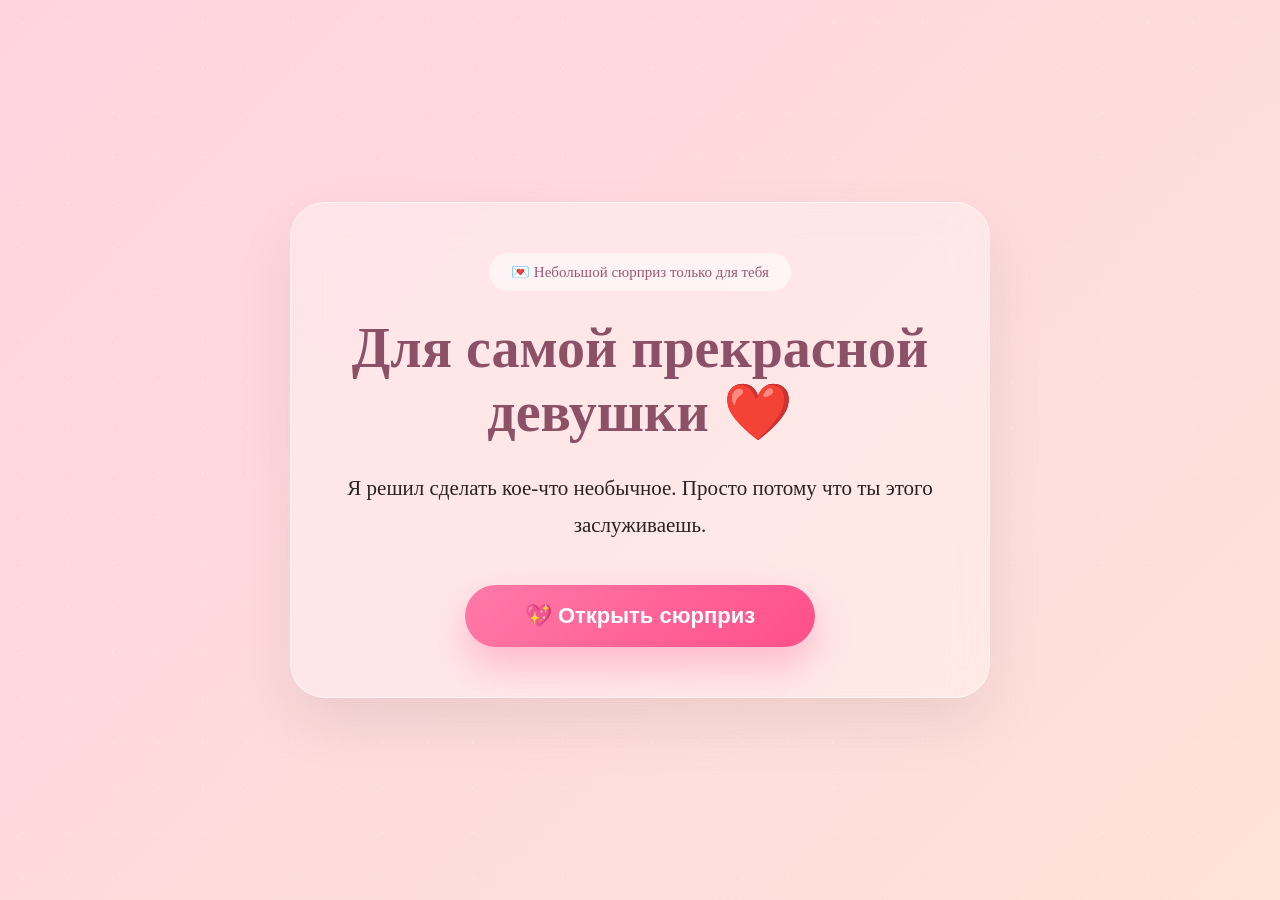
<file: index.html>
<!DOCTYPE html>
<html lang="ru">
<head>
    <meta charset="UTF-8">
    <meta name="viewport" content="width=device-width, initial-scale=1.0">
    <title>Для тебя ❤️</title>

    <link rel="stylesheet" href="style.css">
</head>
<body>

<div class="background">
    <span class="heart">❤</span>
    <span class="heart">❤</span>
    <span class="heart">❤</span>
    <span class="heart">❤</span>
    <span class="heart">❤</span>
    <span class="heart">❤</span>
</div>

    <main class="hero">

        <div class="container">

            <span class="subtitle">
                💌 Небольшой сюрприз только для тебя
            </span>

            <h1>
                Для самой прекрасной девушки ❤️
            </h1>

            <p>
                Я решил сделать кое-что необычное.
                Просто потому что ты этого заслуживаешь.
            </p>

           <button id="startBtn">💖 Открыть сюрприз</button>

        </div>

    </main>


<!-- переход-сердце -->
<div class="transition" id="transition">
    <div class="big-heart">❤</div>
</div>

<script>
const btn = document.getElementById("startBtn");
const transition = document.getElementById("transition");

btn.addEventListener("click", () => {

    transition.classList.add("active");

    setTimeout(() => {

        window.location.href = "page2.html";

    }, 700);

});
</script>
</body>
</html>
</file>
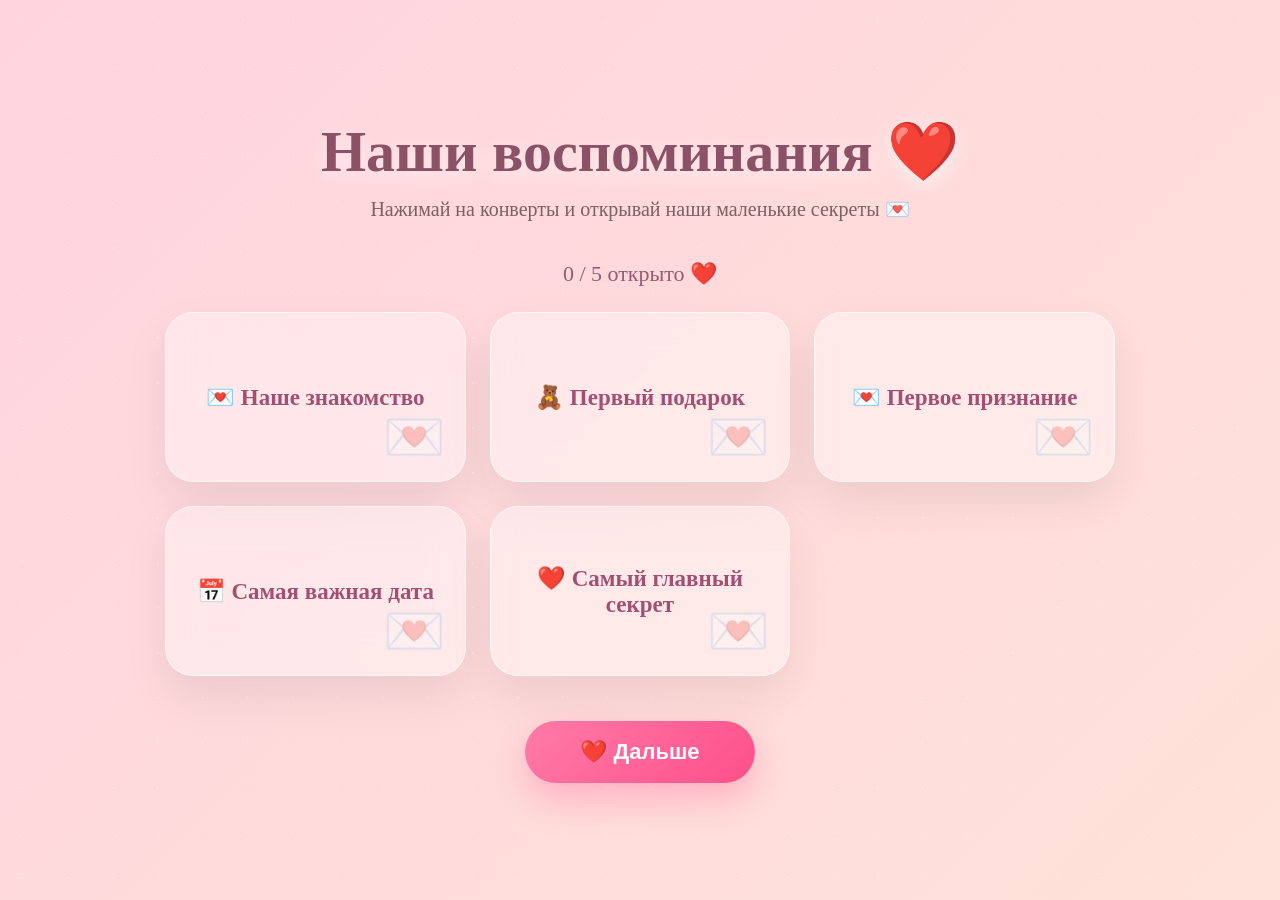
<file: page2.html>
<!DOCTYPE html>
<html lang="ru">
<head>
<meta charset="UTF-8">
<title>Для тебя ❤️</title>

<style>

*{
    margin:0;
    padding:0;
    box-sizing:border-box;
}

body{

    font-family:Georgia,serif;
    color:#5b4343;
    overflow-x:hidden;

    background:linear-gradient(-45deg,
    #ffe6ee,
    #ffd6e8,
    #fff2f5,
    #ffe2d9,
    #ffd4df);

    background-size:400% 400%;

    animation:bgMove 15s ease infinite;
}

@keyframes bgMove{

0%{background-position:0% 50%;}
50%{background-position:100% 50%;}
100%{background-position:0% 50%;}

}

/* блестки */

body::before{

content:"";

position:fixed;
inset:0;

background-image:
radial-gradient(rgba(255,255,255,.9) 1px,transparent 1px);

background-size:45px 45px;

opacity:.35;

animation:stars 12s linear infinite;

pointer-events:none;

}

@keyframes stars{

from{
transform:translateY(0);
}

to{
transform:translateY(-45px);
}

}

/* сердечки */

.hearts-layer{

position:fixed;
inset:0;

pointer-events:none;

overflow:hidden;

z-index:0;

}

.sticker{

position:absolute;

bottom:-80px;

opacity:.18;

animation:floatUp linear infinite;

filter:blur(.4px);

}

.sticker:nth-child(1){left:5%;font-size:22px;animation-duration:14s;}
.sticker:nth-child(2){left:18%;font-size:30px;animation-duration:18s;}
.sticker:nth-child(3){left:35%;font-size:24px;animation-duration:13s;}
.sticker:nth-child(4){left:52%;font-size:28px;animation-duration:17s;}
.sticker:nth-child(5){left:68%;font-size:22px;animation-duration:20s;}
.sticker:nth-child(6){left:82%;font-size:32px;animation-duration:16s;}
.sticker:nth-child(7){left:92%;font-size:20px;animation-duration:14s;}
.sticker:nth-child(8){left:45%;font-size:34px;animation-duration:19s;}

@keyframes floatUp{

0%{

transform:translateY(0) rotate(0deg);
opacity:0;

}

15%{

opacity:.3;

}

100%{

transform:translateY(-130vh) rotate(35deg);

opacity:0;

}

}

/* контейнер */

.page{

min-height:100vh;

display:flex;

justify-content:center;

align-items:center;

padding:60px 20px;

position:relative;

z-index:2;

}

.container{

width:100%;

max-width:950px;

text-align:center;

}

/* заголовок */

h1{

font-size:58px;

margin-bottom:12px;

color:#8b5166;

text-shadow:0 5px 20px rgba(255,255,255,.6);

animation:fadeDown 1s;

}

p{

font-size:20px;

opacity:.8;

margin-bottom:40px;

}

@keyframes fadeDown{

from{

opacity:0;
transform:translateY(-40px);

}

to{

opacity:1;
transform:translateY(0);

}

}

/* сетка */

.cards{

display:grid;

grid-template-columns:repeat(auto-fit,minmax(240px,1fr));

gap:24px;

}

/* карточки */

.card{

height:170px;

perspective:1200px;

cursor:pointer;

opacity:0;

transform:translateY(50px);

transition:opacity .7s,transform .7s;

}

.card.show{

opacity:1;

transform:translateY(0);

}

.card-inner{

position:relative;

width:100%;
height:100%;

transition:.8s;

transform-style:preserve-3d;

}

.card.open .card-inner{

transform:rotateY(180deg);

}

.front,
.back{

position:absolute;

inset:0;

display:flex;

justify-content:center;

align-items:center;

padding:20px;

border-radius:28px;

backface-visibility:hidden;

background:rgba(255,255,255,.38);

backdrop-filter:blur(18px);

border:1px solid rgba(255,255,255,.6);

box-shadow:

0 20px 45px rgba(0,0,0,.08);

}

.front{

font-size:23px;

font-weight:bold;

color:#a34f73;

overflow:hidden;

}

.front::after{

content:"💌";

position:absolute;

font-size:50px;

bottom:15px;

right:20px;

opacity:.25;

}

.back{

transform:rotateY(180deg);

font-size:18px;

line-height:1.5;

background:rgba(255,228,237,.65);

}

.card:hover{

transform:translateY(-8px);

}

/* кнопка */

button{

margin-top:45px;

padding:18px 55px;

font-size:22px;

font-weight:bold;

border:none;

border-radius:50px;

cursor:pointer;

color:white;

background:linear-gradient(135deg,#ff7ba8,#ff4f8b);

box-shadow:0 15px 35px rgba(255,90,150,.35);

transition:.35s;

animation:pulse 2s infinite;

}

button:hover{

transform:scale(1.06);

}

@keyframes pulse{

0%{transform:scale(1);}
50%{transform:scale(1.05);}
100%{transform:scale(1);}

}

/* сердечки при открытии */

.spark{

position:fixed;

font-size:22px;

pointer-events:none;

animation:spark .9s forwards;

z-index:999;

}

@keyframes spark{

0%{

opacity:1;
transform:translate(0,0) scale(1);

}

100%{

opacity:0;
transform:translate(var(--x),var(--y)) scale(.3);

}

}

</style>
</head>

<body>

<div class="hearts-layer">
    <div class="sticker">❤️</div>
    <div class="sticker">💖</div>
    <div class="sticker">💕</div>
    <div class="sticker">💗</div>
    <div class="sticker">💘</div>
    <div class="sticker">💞</div>
    <div class="sticker">💓</div>
    <div class="sticker">❤️</div>
</div>

<audio id="bgmusic" loop>
    <source src="https://cdn.pixabay.com/download/audio/2022/10/25/audio_7c7b3b8f6a.mp3?filename=soft-piano-ambient-121763.mp3" type="audio/mp3">
</audio>

<div class="page">

<div class="container">

<h1>Наши воспоминания ❤️</h1>

<p>Нажимай на конверты и открывай наши маленькие секреты 💌</p>

<div id="counter" style="margin-bottom:25px;font-size:22px;color:#9a5872;">
0 / 5 открыто ❤️
</div>

<div class="cards">

<div class="card" onclick="openCard(this,event)">
<div class="card-inner">
<div class="front">
💌 Наше знакомство
</div>
<div class="back">
Мы познакомились максимально случайно, но именно эта случайность стала самым лучшим событием ❤️
</div>
</div>
</div>

<div class="card" onclick="openCard(this,event)">
<div class="card-inner">
<div class="front">
🧸 Первый подарок
</div>
<div class="back">
Я до сих пор помню твои эмоции. Тогда я понял, что очень хочу делать тебя счастливой ❤️
</div>
</div>
</div>

<div class="card" onclick="openCard(this,event)">
<div class="card-inner">
<div class="front">
💌 Первое признание
</div>
<div class="back">
Ты сказала, что любишь меня первой... и это навсегда останется у меня в памяти 🥹
</div>
</div>
</div>

<div class="card" onclick="openCard(this,event)">
<div class="card-inner">
<div class="front">
📅 Самая важная дата
</div>
<div class="back">
26.03.26 ❤️
День, который стал для меня особенным.
</div>
</div>
</div>

<div class="card" onclick="openCard(this,event)">
<div class="card-inner">
<div class="front">
❤️ Самый главный секрет
</div>
<div class="back">
Какое бы расстояние между нами ни было...
Ты всегда будешь занимать особое место в моём сердце ❤️
</div>
</div>
</div>

</div>

<button onclick="window.location.href='page3.html'">
❤️ Дальше
</button>

</div>

</div>

<script>

const audio=document.getElementById("bgmusic");

document.addEventListener("click",()=>{

audio.volume=.12;

audio.play();

},{once:true});

const cards=document.querySelectorAll(".card");

window.onload=()=>{

cards.forEach((card,index)=>{

setTimeout(()=>{

card.classList.add("show");

},index*220);

});

};

let opened=0;

function openCard(card,e){

if(!card.classList.contains("open")){

opened++;

document.getElementById("counter").innerHTML=
opened+" / 5 открыто ❤️";

explode(e.clientX,e.clientY);

}

card.classList.toggle("open");

}

function explode(x,y){

const arr=["❤️","💖","💕","💗","💘","💞"];

for(let i=0;i<22;i++){

const s=document.createElement("div");

s.className="spark";

s.innerHTML=arr[Math.floor(Math.random()*arr.length)];

s.style.left=x+"px";

s.style.top=y+"px";

s.style.setProperty("--x",(Math.random()*260-130)+"px");

s.style.setProperty("--y",(Math.random()*260-130)+"px");

document.body.appendChild(s);

setTimeout(()=>{

s.remove();

},900);

}

}

// Все открыты

const observer=setInterval(()=>{

if(opened===5){

document.getElementById("counter").innerHTML=
"💖 Все воспоминания открыты 💖";

clearInterval(observer);

}

},300);

</script>

</body>
</html>
</file>
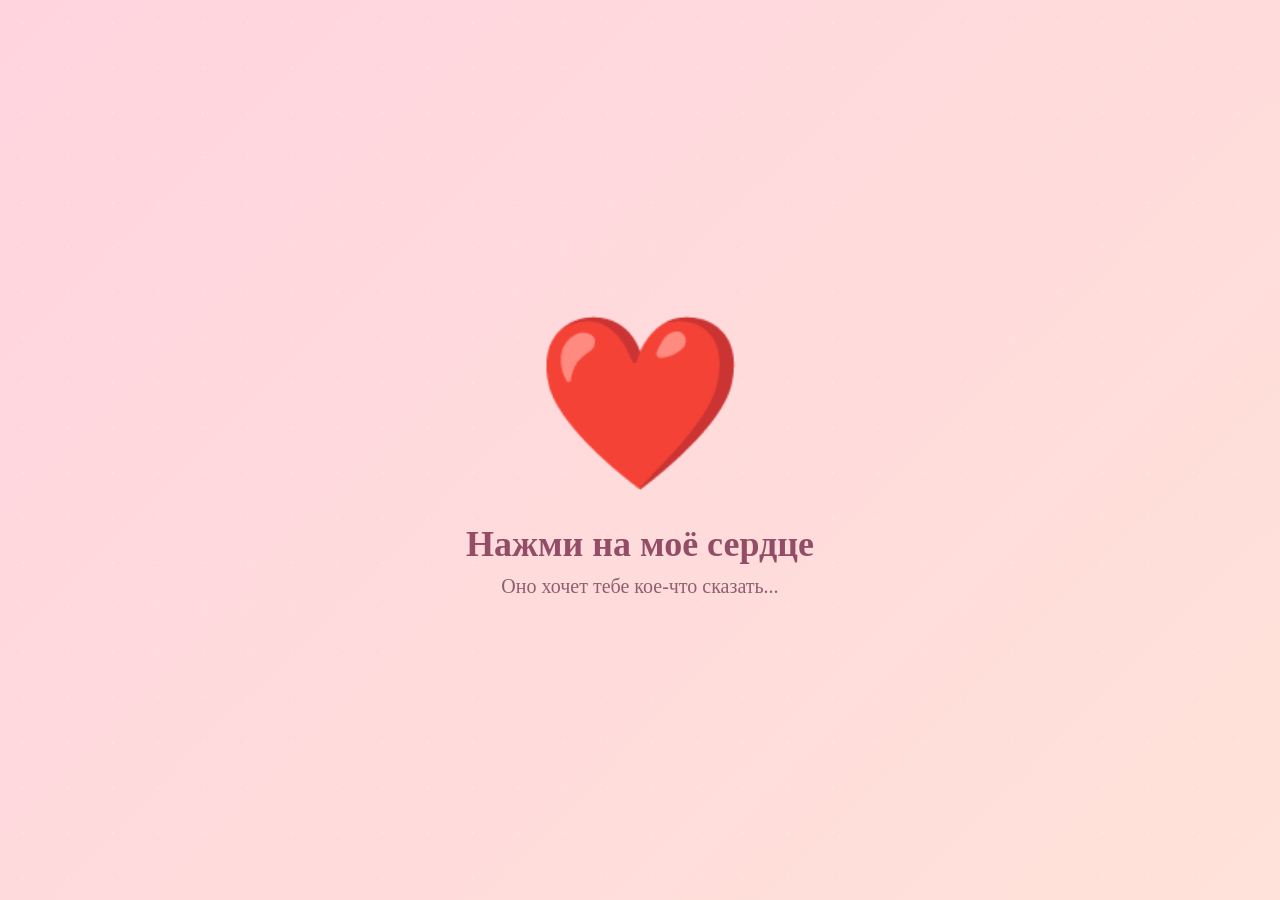
<file: page4.html>
<!DOCTYPE html>
<html lang="ru">
<head>
<meta charset="UTF-8">
<title>Моё сердце ❤️</title>

<style>

*{
margin:0;
padding:0;
box-sizing:border-box;
}

body{

font-family:Georgia,serif;

overflow:hidden;

display:flex;
justify-content:center;
align-items:center;

height:100vh;

background:linear-gradient(-45deg,
#ffe6ee,
#ffd6e8,
#fff3f7,
#ffe2d9,
#ffd4df);

background-size:400% 400%;

animation:bg 15s infinite ease;

}

@keyframes bg{

0%{background-position:0% 50%;}
50%{background-position:100% 50%;}
100%{background-position:0% 50%;}

}

body::before{

content:"";

position:fixed;

inset:0;

background-image:
radial-gradient(rgba(255,255,255,.8) 1px,transparent 1px);

background-size:45px 45px;

opacity:.3;

animation:stars 12s linear infinite;

}

@keyframes stars{

from{transform:translateY(0);}
to{transform:translateY(-45px);}

}

.container{

text-align:center;

position:relative;

z-index:2;

}

.bigHeart{

font-size:170px;

cursor:pointer;

user-select:none;

animation:pulse 1.6s infinite;

transition:.4s;

}

.bigHeart:hover{

transform:scale(1.1);

}

@keyframes pulse{

0%{transform:scale(1);}
50%{transform:scale(1.12);}
100%{transform:scale(1);}

}

h2{

margin-top:20px;

font-size:36px;

color:#934d67;

}

p{

margin-top:10px;

font-size:20px;

color:#8f5f70;

}

.letter{

display:none;

margin-top:40px;

padding:35px;

width:650px;

max-width:90vw;

background:rgba(255,255,255,.45);

backdrop-filter:blur(20px);

border-radius:30px;

box-shadow:0 20px 50px rgba(0,0,0,.1);

animation:show .8s;

}

@keyframes show{

from{

opacity:0;

transform:translateY(40px);

}

to{

opacity:1;

transform:translateY(0);

}

}

.letter h3{

font-size:35px;

margin-bottom:20px;

color:#a44d6d;

}

.letter p{

font-size:22px;

line-height:1.8;

}

.next{

display:none;

margin:35px auto;

padding:18px 45px;

font-size:22px;

border:none;

border-radius:50px;

background:linear-gradient(135deg,#ff7aa8,#ff4d88);

color:white;

cursor:pointer;

box-shadow:0 15px 40px rgba(255,80,140,.35);

animation:pulse 2s infinite;

}

.heart{

position:fixed;

top:-40px;

font-size:28px;

pointer-events:none;

animation:fall linear forwards;

}

@keyframes fall{

0%{

transform:translateY(-30px) rotate(0deg);

opacity:1;

}

100%{

transform:translateY(110vh) rotate(360deg);

opacity:0;

}

}

</style>
</head>

<body>

<div class="container">

<div class="bigHeart" id="heart">
❤️
</div>

<h2>Нажми на моё сердце</h2>

<p>Оно хочет тебе кое-что сказать...</p>

<div class="letter" id="letter">

<h3>💌</h3>

<p>

Если ты читаешь это...

значит ты дошла до самого конца ❤️

<br><br>

Я просто хотел сделать для тебя что-нибудь необычное.

Чтобы ты улыбнулась.

Чтобы ещё раз напомнить,

как сильно ты для меня важна.

<br><br>

Спасибо тебе за каждый день,

за каждую улыбку,

за каждое сообщение,

за то, что ты просто есть.

<br><br>

Я очень люблю тебя ❤️

</p>

<button class="next" id="nextBtn"
onclick="location.href='page5.html'">

❤️ Последний сюрприз

</button>

</div>

</div>

<script>

const heart=document.getElementById("heart");

heart.onclick=()=>{

heart.style.pointerEvents="none";

heart.style.transform="scale(1.4)";

hearts();

setTimeout(()=>{

document.getElementById("letter").style.display="block";

},700);

setTimeout(()=>{

document.getElementById("nextBtn").style.display="block";

},2500);

}

function hearts(){

const arr=["❤️","💖","💕","💗","💘","💞"];

for(let i=0;i<120;i++){

setTimeout(()=>{

const h=document.createElement("div");

h.className="heart";

h.innerHTML=arr[Math.floor(Math.random()*arr.length)];

h.style.left=Math.random()*100+"vw";

h.style.fontSize=(20+Math.random()*30)+"px";

h.style.animationDuration=(4+Math.random()*3)+"s";

document.body.appendChild(h);

setTimeout(()=>{

h.remove();

},7000);

},i*45);

}

}

</script>

</body>
</html>
</file>
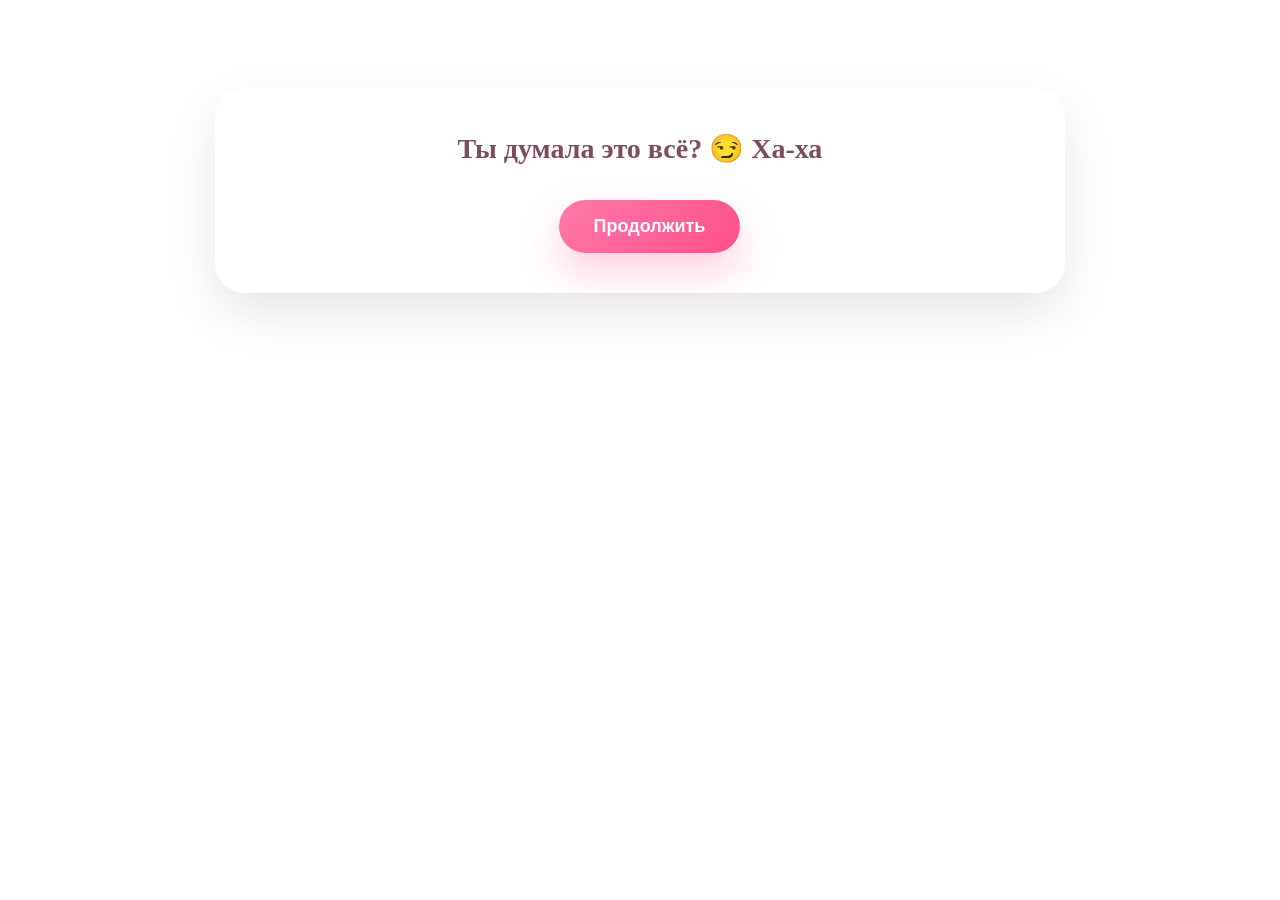
<file: page5.html>
<!DOCTYPE html>
<html lang="ru">
<head>
<meta charset="UTF-8">
<title>Продолжение ❤️</title>

<style>

/* ====== СЛОЙ С СЕРДЦАМИ ====== */
.hearts-layer{
position:fixed;
inset:0;
overflow:hidden;
pointer-events:none;
z-index:0;
}

.sticker{
position:absolute;
bottom:-60px;
font-size:28px;
opacity:.18;
animation:floatUp linear infinite;
}

.sticker:nth-child(1){left:5%;animation-duration:12s;}
.sticker:nth-child(2){left:18%;animation-duration:17s;font-size:34px;}
.sticker:nth-child(3){left:35%;animation-duration:15s;}
.sticker:nth-child(4){left:55%;animation-duration:20s;font-size:24px;}
.sticker:nth-child(5){left:72%;animation-duration:13s;}
.sticker:nth-child(6){left:90%;animation-duration:18s;font-size:32px;}

@keyframes floatUp{
0%{transform:translateY(0) rotate(0deg);opacity:0;}
15%{opacity:.3;}
100%{transform:translateY(-130vh) rotate(35deg);opacity:0;}
}

/* ====== ОСНОВА ====== */

.page{
position:relative;
z-index:2;
width:100%;
display:flex;
justify-content:center;
}

.container{
max-width:850px;
width:100%;
text-align:center;
}

/* ====== КАРТОЧКА ====== */

.card{
margin-top:80px;
padding:40px;
border-radius:30px;

background:rgba(255,255,255,.45);
backdrop-filter:blur(18px);

box-shadow:0 20px 50px rgba(0,0,0,.1);

animation:fadeDown .8s ease;
}

@keyframes fadeDown{
from{opacity:0;transform:translateY(-30px);}
to{opacity:1;transform:translateY(0);}
}

/* ====== ТЕКСТ (БЕЗ ОБРЕЗАНИЯ!) ====== */

.text{
font-size:28px;
color:#7d4c60;
font-weight:bold;
line-height:1.5;

/* ВАЖНО */
white-space:normal;
overflow:visible;
}

/* ====== ПЕЧАТАНИЕ (мягкое) ====== */

.cursor{
display:inline-block;
width:10px;
background:#7d4c60;
margin-left:5px;
animation:blink .7s infinite;
}

@keyframes blink{
50%{opacity:0;}
}

/* ====== КНОПКА ====== */

button{
margin-top:30px;
padding:16px 35px;
border:none;
border-radius:50px;

background:linear-gradient(135deg,#ff7aa8,#ff4f8b);
color:white;

font-size:18px;
font-weight:bold;

cursor:pointer;
transition:.3s;

box-shadow:0 18px 40px rgba(255,90,150,.3);
}

button:hover{
transform:scale(1.05);
}

</style>
</head>

<body>

<!-- фон сердечек -->
<div class="hearts-layer">
<div class="sticker">❤</div>
<div class="sticker">❤</div>
<div class="sticker">❤</div>
<div class="sticker">❤</div>
<div class="sticker">❤</div>
<div class="sticker">❤</div>
</div>

<div class="page">
<div class="container">

<div class="card">

<div class="text" id="text"></div><span class="cursor"></span>

<button onclick="next()">Продолжить</button>

</div>

</div>
</div>

<script>

const message =
"Ты думала это всё? 😏\n\nХа-ха-ха...\nПродолжаем дальше ❤️";

let i = 0;
const speed = 40;

function type(){
if(i < message.length){
document.getElementById("text").innerHTML += message.charAt(i);
i++;
setTimeout(type, speed);
}
}

type();

function next(){
alert("Дальше будет ещё интереснее 😈");
window.location.href = "page6.html";
}

</script>

</body>
</html>
</file>
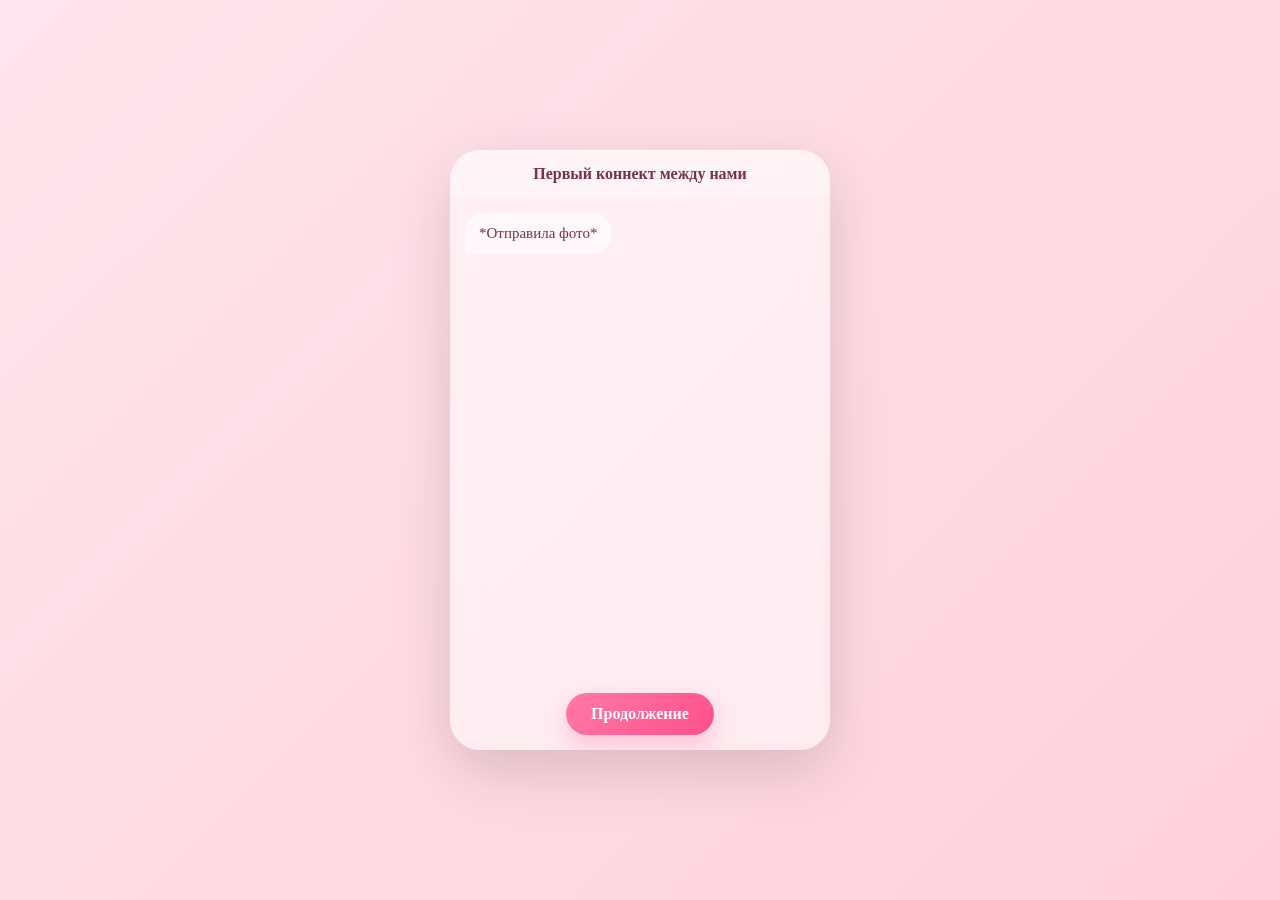
<file: page6.html>
<!DOCTYPE html>
<html lang="ru">
<head>
<meta charset="UTF-8">
<title>Чат ❤️</title>

<style>

body{
margin:0;
height:100vh;
display:flex;
justify-content:center;
align-items:center;
background:linear-gradient(135deg,#ffe6ec,#ffd1dc);
font-family:Georgia,serif;
}

/* чат */
.chat{
width:380px;
height:600px;
background:rgba(255,255,255,.5);
backdrop-filter:blur(15px);
border-radius:30px;
box-shadow:0 20px 60px rgba(0,0,0,.15);
display:flex;
flex-direction:column;
overflow:hidden;
}

.header{
padding:15px;
text-align:center;
font-weight:bold;
color:#7a2f4d;
background:rgba(255,255,255,.3);
}

.messages{
flex:1;
padding:15px;
overflow-y:auto;
display:flex;
flex-direction:column;
gap:10px;
}

/* сообщение */
.msg{
max-width:70%;
padding:10px 14px;
border-radius:18px;
font-size:15px;
line-height:1.4;
position:relative;
animation:pop .3s ease;
cursor:pointer;
}

@keyframes pop{
from{transform:scale(.8);opacity:0;}
to{transform:scale(1);opacity:1;}
}

.left{
align-self:flex-start;
background:rgba(255,255,255,.6);
color:#7a2f4d;
border-bottom-left-radius:5px;
}

.right{
align-self:flex-end;
background:linear-gradient(135deg,#ff7aa8,#ff4f8b);
color:white;
border-bottom-right-radius:5px;
}

/* реакции */
.reaction{
position:absolute;
bottom:-12px;
right:-10px;
font-size:14px;
background:white;
border-radius:20px;
padding:2px 6px;
box-shadow:0 5px 15px rgba(0,0,0,.15);
cursor:pointer;
}

/* звук (скрытый) */
audio{
display:none;
}

#nextBtn{
display:block;
margin:10px auto 15px;
padding:12px 25px;
text-align:center;
text-decoration:none;

border-radius:30px;
background:linear-gradient(135deg,#ff7aa8,#ff4f8b);
color:white;

font-size:16px;
font-weight:bold;

box-shadow:0 10px 25px rgba(255,90,150,.3);
transition:.3s;
}

#nextBtn:hover{
transform:scale(1.05);
}
</style>
</head>

<body>

<audio id="sound" src="https://cdn.pixabay.com/download/audio/2022/03/15/audio_c8c8a8b8b6.mp3?filename=message-tone-31460.mp3"></audio>

<div class="chat">

<div class="header">Первый коннект между нами</div>

<div class="messages" id="messages"></div>
<a href="page7.html" id="nextBtn">Продолжение</a>

</div>

<script>

const chat = document.getElementById("messages");
const sound = document.getElementById("sound");

const messages = [
{t:"left", text:"*Отправила фото*"},
{t:"right", text:"Эээээ, котак жеме"},
{t:"left", text:"Че"},
{t:"right", text:"Хочешь общаться чтоль?"},
{t:"left", text:"А че бы нет"},
{t:"right", text:"Хах, ну давай"},
{t:"left", text:"Смотрии это тебе - *Отправила сердце*"},
{t:"right", text:"Ого, это мило"},
{t:"left", text:"Ха-ха-ха"}
];

let i = 0;

// добавление сообщений
function addMessage(){

if(i >= messages.length) return;

let m = messages[i];

let div = document.createElement("div");
div.className = "msg " + m.t;
div.innerText = m.text;

// реакция по клику
div.onclick = () => {
if(div.querySelector(".reaction")) return;

let r = document.createElement("div");
r.className = "reaction";
r.innerText = "❤️";
div.appendChild(r);
};

chat.appendChild(div);
chat.scrollTop = chat.scrollHeight;

// 🔊 звук
sound.currentTime = 0;
sound.play();

i++;
setTimeout(addMessage, 1200 + Math.random()*800);
}

addMessage();

let soundUnlocked = false;

document.body.addEventListener("click", () => {
if (!soundUnlocked) {
sound.play().then(() => {
sound.pause();
sound.currentTime = 0;
soundUnlocked = true;
});
}
});
function goNext(){
window.location.href = "page7.html";
}


</script>

</body>
</html>
</file>
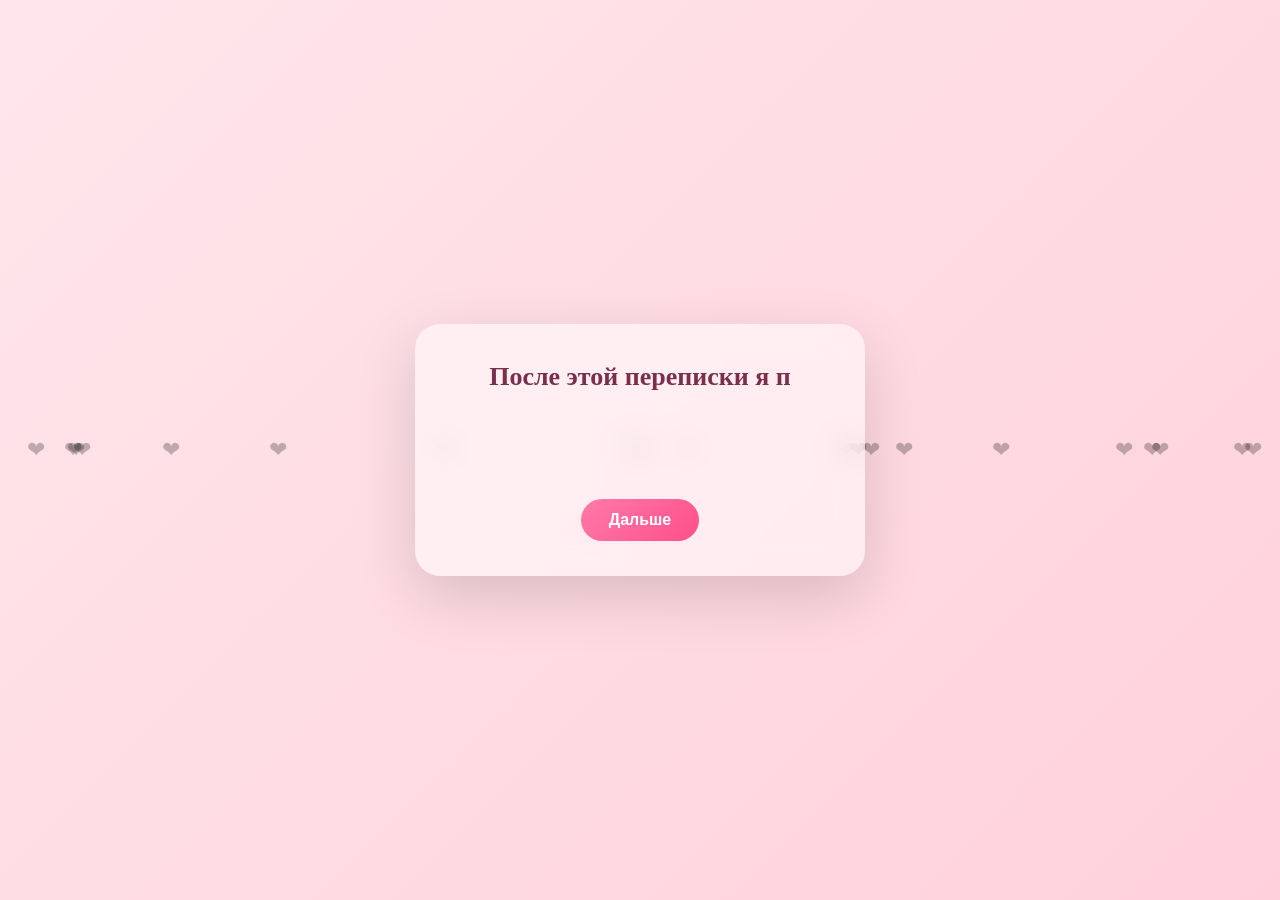
<file: page7.html>
<!DOCTYPE html>
<html lang="ru">
<head>
<meta charset="UTF-8">
<title>Продолжение 💌</title>

<style>

body{
margin:0;
height:100vh;
display:flex;
justify-content:center;
align-items:center;
font-family:Georgia,serif;
background:linear-gradient(135deg,#ffe6ec,#ffd1dc);
overflow:hidden;
}

/* фон сердечек */
.heart{
position:absolute;
font-size:22px;
opacity:.25;
animation:float 6s linear infinite;
}

@keyframes float{
0%{transform:translateY(110vh) rotate(0deg);}
100%{transform:translateY(-20vh) rotate(360deg);}
}

/* карточка */
.card{
position:relative;
z-index:2;
width:380px;
padding:35px;
border-radius:25px;
background:rgba(255,255,255,.5);
backdrop-filter:blur(15px);
box-shadow:0 20px 60px rgba(0,0,0,.15);
text-align:center;
}

/* текст */
#text{
font-size:26px;
color:#7a2f4d;
font-weight:bold;
min-height:120px;
line-height:1.4;
}

/* кнопка */
button{
margin-top:20px;
padding:12px 28px;
border:none;
border-radius:30px;
background:linear-gradient(135deg,#ff7aa8,#ff4f8b);
color:white;
font-size:16px;
font-weight:bold;
cursor:pointer;
transition:.3s;
}

button:hover{
transform:scale(1.05);
}

</style>
</head>

<body>

<div id="hearts"></div>

<div class="card">

<div id="text"></div>

<button onclick="next()">Дальше</button>

</div>

<script>

// фон
function hearts(){
for(let i=0;i<20;i++){
let h=document.createElement("div");
h.className="heart";
h.innerHTML="❤";
h.style.left=Math.random()*100+"vw";
h.style.animationDuration=(4+Math.random()*5)+"s";
document.body.appendChild(h);
}
}
hearts();

// печать текста
const msg = "После этой переписки я понял, что ты та самая...\n\nИ я очень рад что встретил тебя, люблю тебя Никипузик❤️";

let i=0;

function type(){
if(i < msg.length){
document.getElementById("text").innerHTML += msg.charAt(i);
i++;
setTimeout(type,45);
}
}
type();

// переход дальше
function next(){
window.location.href = "page8.html";
}

</script>

</body>
</html>
</file>
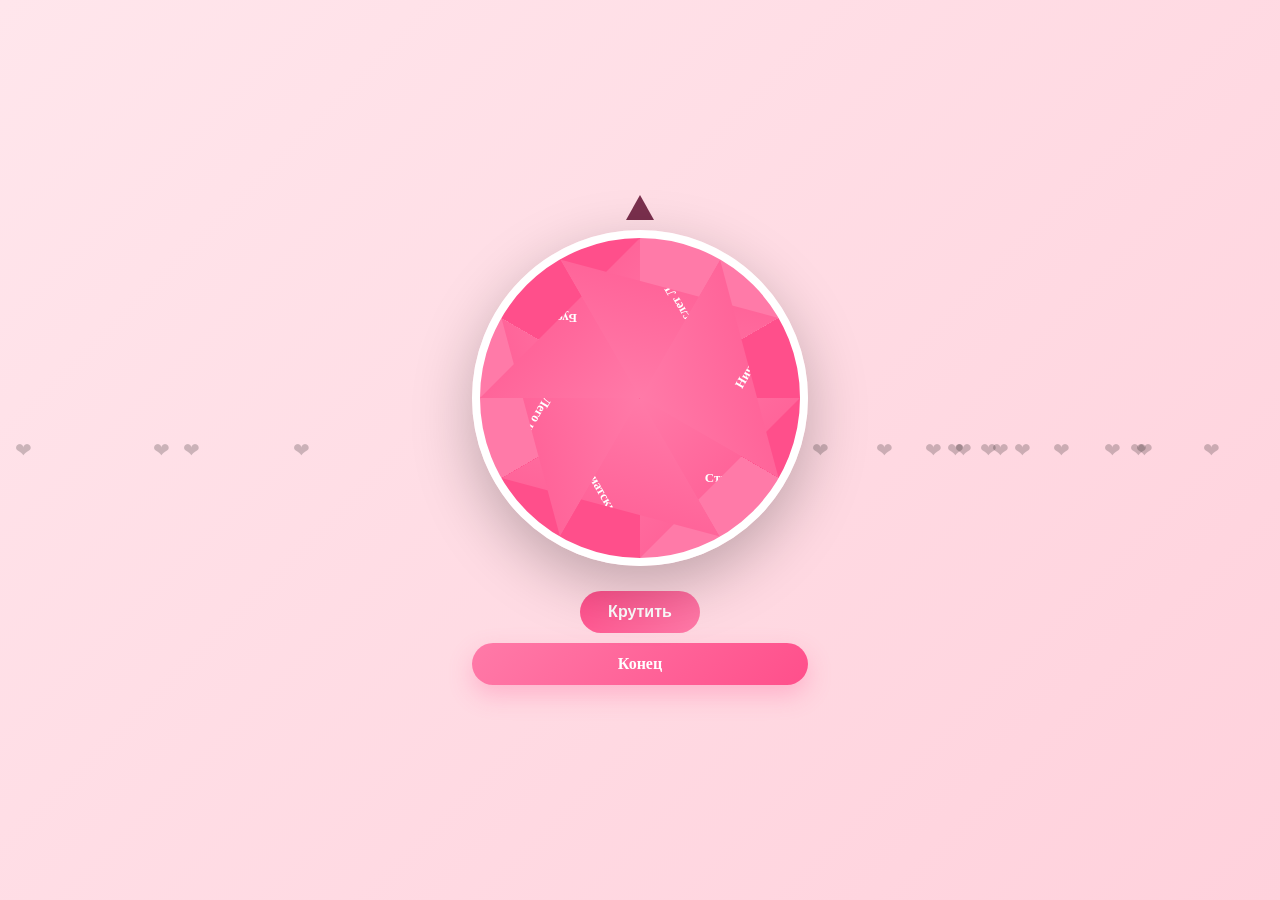
<file: page8.html>
<!DOCTYPE html>
<html lang="ru">
<head>
<meta charset="UTF-8">
<title>Колесо желаний ❤️</title>

<style>

body{
margin:0;
height:100vh;
display:flex;
justify-content:center;
align-items:center;
font-family:Georgia,serif;
background:linear-gradient(135deg,#ffe6ec,#ffd1dc);
overflow:hidden;
}

/* фон */
.heart{
position:absolute;
font-size:20px;
opacity:.2;
animation:float 6s linear infinite;
}

@keyframes float{
0%{transform:translateY(110vh) rotate(0deg);}
100%{transform:translateY(-20vh) rotate(360deg);}
}

.container{
text-align:center;
position:relative;
z-index:2;
}

/* стрелка */
.pointer{
width:0;
height:0;
border-left:14px solid transparent;
border-right:14px solid transparent;
border-bottom:25px solid #7a2f4d;
margin:0 auto 10px;
}

/* колесо */
#wheel{
width:320px;
height:320px;
border-radius:50%;
border:8px solid white;
margin:0 auto;
position:relative;

transition:transform 4s cubic-bezier(.2,.8,.2,1);

background:conic-gradient(
#ff7aa8 0deg 60deg,
#ff4f8b 60deg 120deg,
#ff7aa8 120deg 180deg,
#ff4f8b 180deg 240deg,
#ff7aa8 240deg 300deg,
#ff4f8b 300deg 360deg
);

box-shadow:0 20px 60px rgba(0,0,0,.25);
}

/* сектора (НОРМАЛЬНЫЕ) */
.slice{
position:absolute;
width:50%;
height:50%;
top:50%;
left:50%;
transform-origin:0 0;
background:linear-gradient(135deg,#ff7aa8,#ff4f8b);
clip-path:polygon(0 0,100% 0,0 100%);
display:flex;
align-items:center;
justify-content:center;
color:white;
font-size:13px;
font-weight:bold;
}

/* кнопка */
button{
margin-top:25px;
padding:12px 28px;
border:none;
border-radius:30px;
background:linear-gradient(135deg,#ff4f8b,#ff7aa8);
color:white;
font-size:16px;
font-weight:bold;
cursor:pointer;
transition:.3s;
}

button:hover{
transform:scale(1.05);
}

/* результат */
#result{
margin-top:20px;
font-size:22px;
color:#7a2f4d;
font-weight:bold;
}

#nextBtn{
display:block;
margin:10px auto 15px;
padding:12px 25px;
text-align:center;
text-decoration:none;

border-radius:30px;
background:linear-gradient(135deg,#ff7aa8,#ff4f8b);
color:white;

font-size:16px;
font-weight:bold;

box-shadow:0 10px 25px rgba(255,90,150,.3);
transition:.3s;
}

#nextBtn:hover{
transform:scale(1.05);
}

</style>
</head>

<body>

<div id="hearts"></div>

<div class="container">

<div class="pointer"></div>

<div class="wheel" id="wheel">

<div class="slice" style="transform:rotate(0deg)">Стич</div>
<div class="slice" style="transform:rotate(60deg)">Азиатский набор</div>
<div class="slice" style="transform:rotate(120deg)">Лего цветы</div>
<div class="slice" style="transform:rotate(180deg)">Буено</div>
<div class="slice" style="transform:rotate(240deg)">Браслет ЛАКОСТЕ</div>
<div class="slice" style="transform:rotate(300deg)">Ничего</div>

</div>

<button onclick="spin()">Крутить</button>
<a href="page9.html" id="nextBtn">Конец</a>
<div id="result"></div>

</div>

<script>

// фон сердечек
function hearts(){
for(let i=0;i<20;i++){
let h=document.createElement("div");
h.className="heart";
h.innerHTML="❤";
h.style.left=Math.random()*100+"vw";
h.style.animationDuration=(4+Math.random()*5)+"s";
document.body.appendChild(h);
}
}
hearts();

let wheel = document.getElementById("wheel");
let result = document.getElementById("result");

let items = ["Стич","Азиатский набор сладостей","Лего цветы","Буено","Браслет ЛАКОСТЕ","Ничего"];

let deg = 0;

function spin(){

let rand = Math.floor(Math.random()*6);
deg += 360*5 + (360/6)*rand;

wheel.style.transform = `rotate(${deg}deg)`;

setTimeout(()=>{
result.innerText = "Выпало: " + items[rand];
},4200);

}

</script>

</body>
</html>
</file>
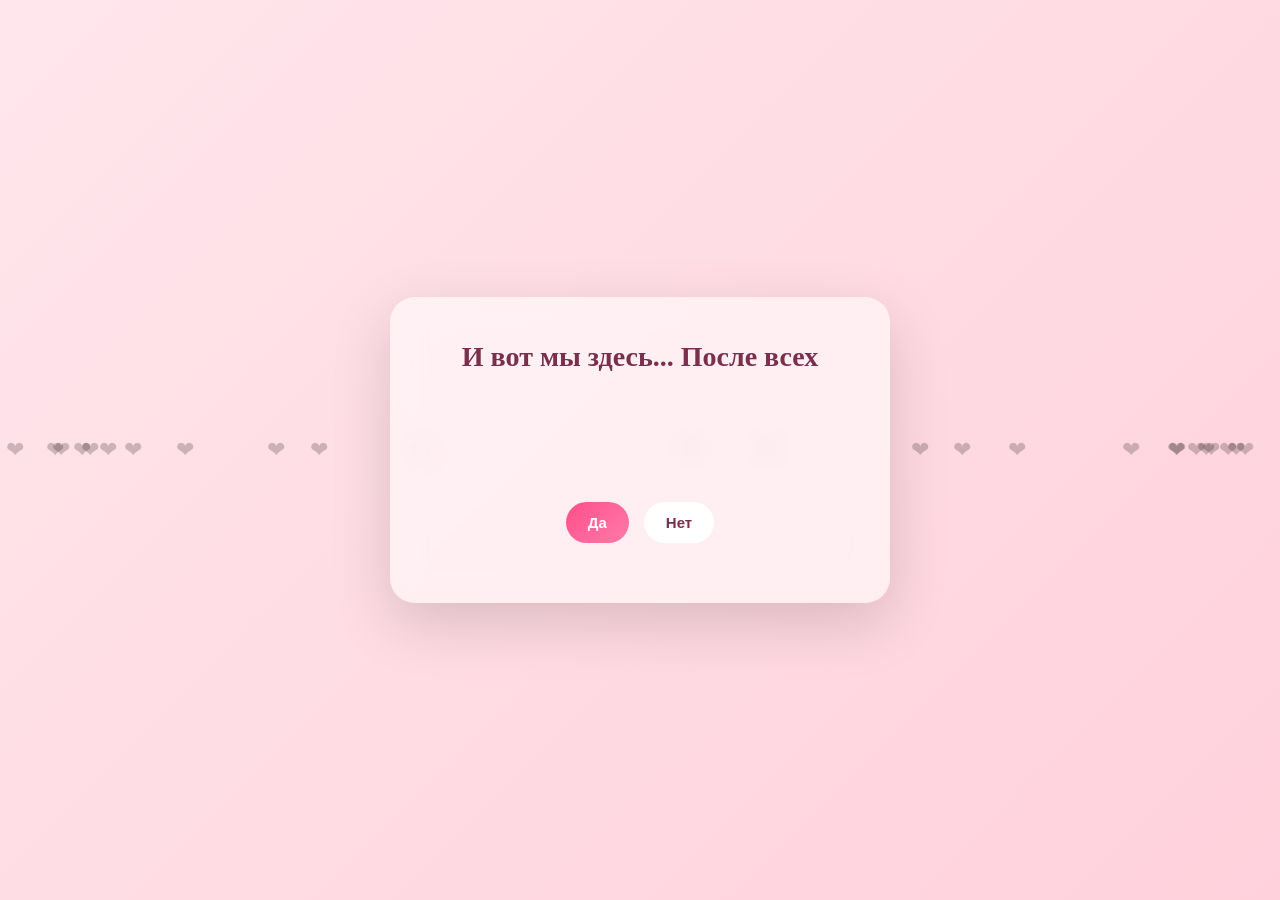
<file: page9.html>
<!DOCTYPE html>
<html lang="ru">
<head>
<meta charset="UTF-8">
<title>Последняя страница ❤️</title>

<style>

body{
margin:0;
height:100vh;
display:flex;
justify-content:center;
align-items:center;
font-family:Georgia,serif;
background:linear-gradient(135deg,#ffe6ec,#ffd1dc);
overflow:hidden;
}

/* сердечки фон */
.heart{
position:absolute;
font-size:22px;
opacity:.2;
animation:float 6s linear infinite;
}

@keyframes float{
0%{transform:translateY(110vh) rotate(0deg);}
100%{transform:translateY(-20vh) rotate(360deg);}
}

/* карточка */
.card{
position:relative;
z-index:2;
width:420px;
padding:40px;
border-radius:25px;
background:rgba(255,255,255,.55);
backdrop-filter:blur(15px);
box-shadow:0 20px 60px rgba(0,0,0,.15);
text-align:center;
}

/* текст */
#text{
font-size:28px;
color:#7a2f4d;
font-weight:bold;
min-height:140px;
line-height:1.4;
}

/* кнопки */
.buttons{
margin-top:25px;
display:flex;
gap:15px;
justify-content:center;
flex-wrap:wrap;
}

button{
padding:12px 22px;
border:none;
border-radius:30px;
font-size:15px;
font-weight:bold;
cursor:pointer;
transition:.3s;
}

.yes{
background:linear-gradient(135deg,#ff4f8b,#ff7aa8);
color:white;
}

.no{
background:white;
color:#7a2f4d;
}

button:hover{
transform:scale(1.05);
}

#result{
margin-top:20px;
font-size:20px;
color:#7a2f4d;
font-weight:bold;
}

</style>
</head>

<body>

<div id="hearts"></div>

<div class="card">

<div id="text"></div>

<div class="buttons">
<button class="yes" onclick="yes()">Да</button>
<button class="no" onclick="no()">Нет</button>
</div>

<div id="result"></div>

</div>

<script>

// фон
function hearts(){
for(let i=0;i<25;i++){
let h=document.createElement("div");
h.className="heart";
h.innerHTML="❤";
h.style.left=Math.random()*100+"vw";
h.style.animationDuration=(4+Math.random()*5)+"s";
document.body.appendChild(h);
}
}
hearts();

// печать текста
const msg =
"И вот мы здесь...\n\nПосле всех этих страниц, у меня только один вопрос \n\nТебе все понравилось?";

let i=0;

function type(){
if(i < msg.length){
document.getElementById("text").innerHTML += msg.charAt(i);
i++;
setTimeout(type,40);
}
}
type();

// выбор
function yes(){
document.getElementById("result").innerHTML =
"Ну мояяяяя ❤️\nЭто не первый и не последний такой подарок";

setTimeout(()=>{
document.body.innerHTML = `
<div style="height:100vh;display:flex;justify-content:center;align-items:center;
font-family:Georgia;font-size:32px;text-align:center;color:#7a2f4d;">
Продолжение уже не в сайте…<br>а в реальной переписке 💌
</div>`;
},2000);
}

function no(){
document.getElementById("result").innerHTML =
"Понял… ты точноо ахуела";
}

</script>

</body>
</html>
</file>
<file: style.css>
*{
    margin:0;
    padding:0;
    box-sizing:border-box;
}

body{

    font-family:Georgia,serif;

    overflow:hidden;

    background:linear-gradient(-45deg,
    #ffe6ee,
    #ffd6e8,
    #fff3f7,
    #ffe2d9,
    #ffd4df);

    background-size:400% 400%;

    animation:bgMove 15s ease infinite;

}

@keyframes bgMove{

0%{background-position:0% 50%;}
50%{background-position:100% 50%;}
100%{background-position:0% 50%;}

}

/* маленькие блестки */

body::before{

content:"";

position:fixed;

inset:0;

background-image:
radial-gradient(rgba(255,255,255,.8) 1px,transparent 1px);

background-size:45px 45px;

opacity:.35;

pointer-events:none;

animation:stars 12s linear infinite;

}

@keyframes stars{

from{transform:translateY(0);}
to{transform:translateY(-45px);}

}

/* сердечки */

.background{

position:fixed;

inset:0;

overflow:hidden;

pointer-events:none;

}

.heart{

position:absolute;

bottom:-60px;

font-size:28px;

opacity:.22;

animation:floatUp linear infinite;

}

.heart:nth-child(1){left:5%;animation-duration:12s;}
.heart:nth-child(2){left:22%;animation-duration:16s;font-size:36px;}
.heart:nth-child(3){left:40%;animation-duration:14s;}
.heart:nth-child(4){left:62%;animation-duration:18s;font-size:32px;}
.heart:nth-child(5){left:80%;animation-duration:13s;}
.heart:nth-child(6){left:93%;animation-duration:17s;}

@keyframes floatUp{

0%{

transform:translateY(0) rotate(0deg);

opacity:0;

}

15%{

opacity:.3;

}

100%{

transform:translateY(-130vh) rotate(30deg);

opacity:0;

}

}

/* главный экран */

.hero{

min-height:100vh;

display:flex;

justify-content:center;

align-items:center;

padding:20px;

position:relative;

z-index:2;

}

.container{

max-width:700px;

padding:50px;

text-align:center;

background:rgba(255,255,255,.35);

backdrop-filter:blur(18px);

border:1px solid rgba(255,255,255,.55);

border-radius:35px;

box-shadow:
0 25px 60px rgba(0,0,0,.08);

animation:fade .9s;

}

@keyframes fade{

from{

opacity:0;
transform:translateY(40px);

}

to{

opacity:1;
transform:translateY(0);

}

}

.subtitle{

display:inline-block;

padding:10px 22px;

border-radius:30px;

background:rgba(255,255,255,.55);

font-size:15px;

margin-bottom:25px;

color:#9d5871;

}

h1{

font-size:56px;

line-height:1.15;

margin-bottom:25px;

color:#8c5167;

}

p{

font-size:21px;

line-height:1.8;

opacity:.85;

margin-bottom:40px;

}

/* кнопка */

button{

padding:18px 60px;

border:none;

border-radius:50px;

cursor:pointer;

font-size:22px;

font-weight:bold;

color:white;

background:linear-gradient(135deg,#ff7aa8,#ff4f8a);

box-shadow:0 18px 40px rgba(255,90,150,.35);

transition:.35s;

animation:pulse 2s infinite;

}

button:hover{

transform:scale(1.08);

}

@keyframes pulse{

0%{transform:scale(1);}
50%{transform:scale(1.05);}
100%{transform:scale(1);}

}

/* переход */

.transition{

position:fixed;

inset:0;

display:flex;

justify-content:center;

align-items:center;

background:#fff;

transform:scale(0);

opacity:0;

transition:.7s;

z-index:9999;

}

.transition.active{

transform:scale(1);

opacity:1;

}

.big-heart{

font-size:180px;

color:#ff5f95;

animation:beat .8s infinite;

}

@keyframes beat{

0%{transform:scale(1);}
50%{transform:scale(1.15);}
100%{transform:scale(1);}

}
</file>
